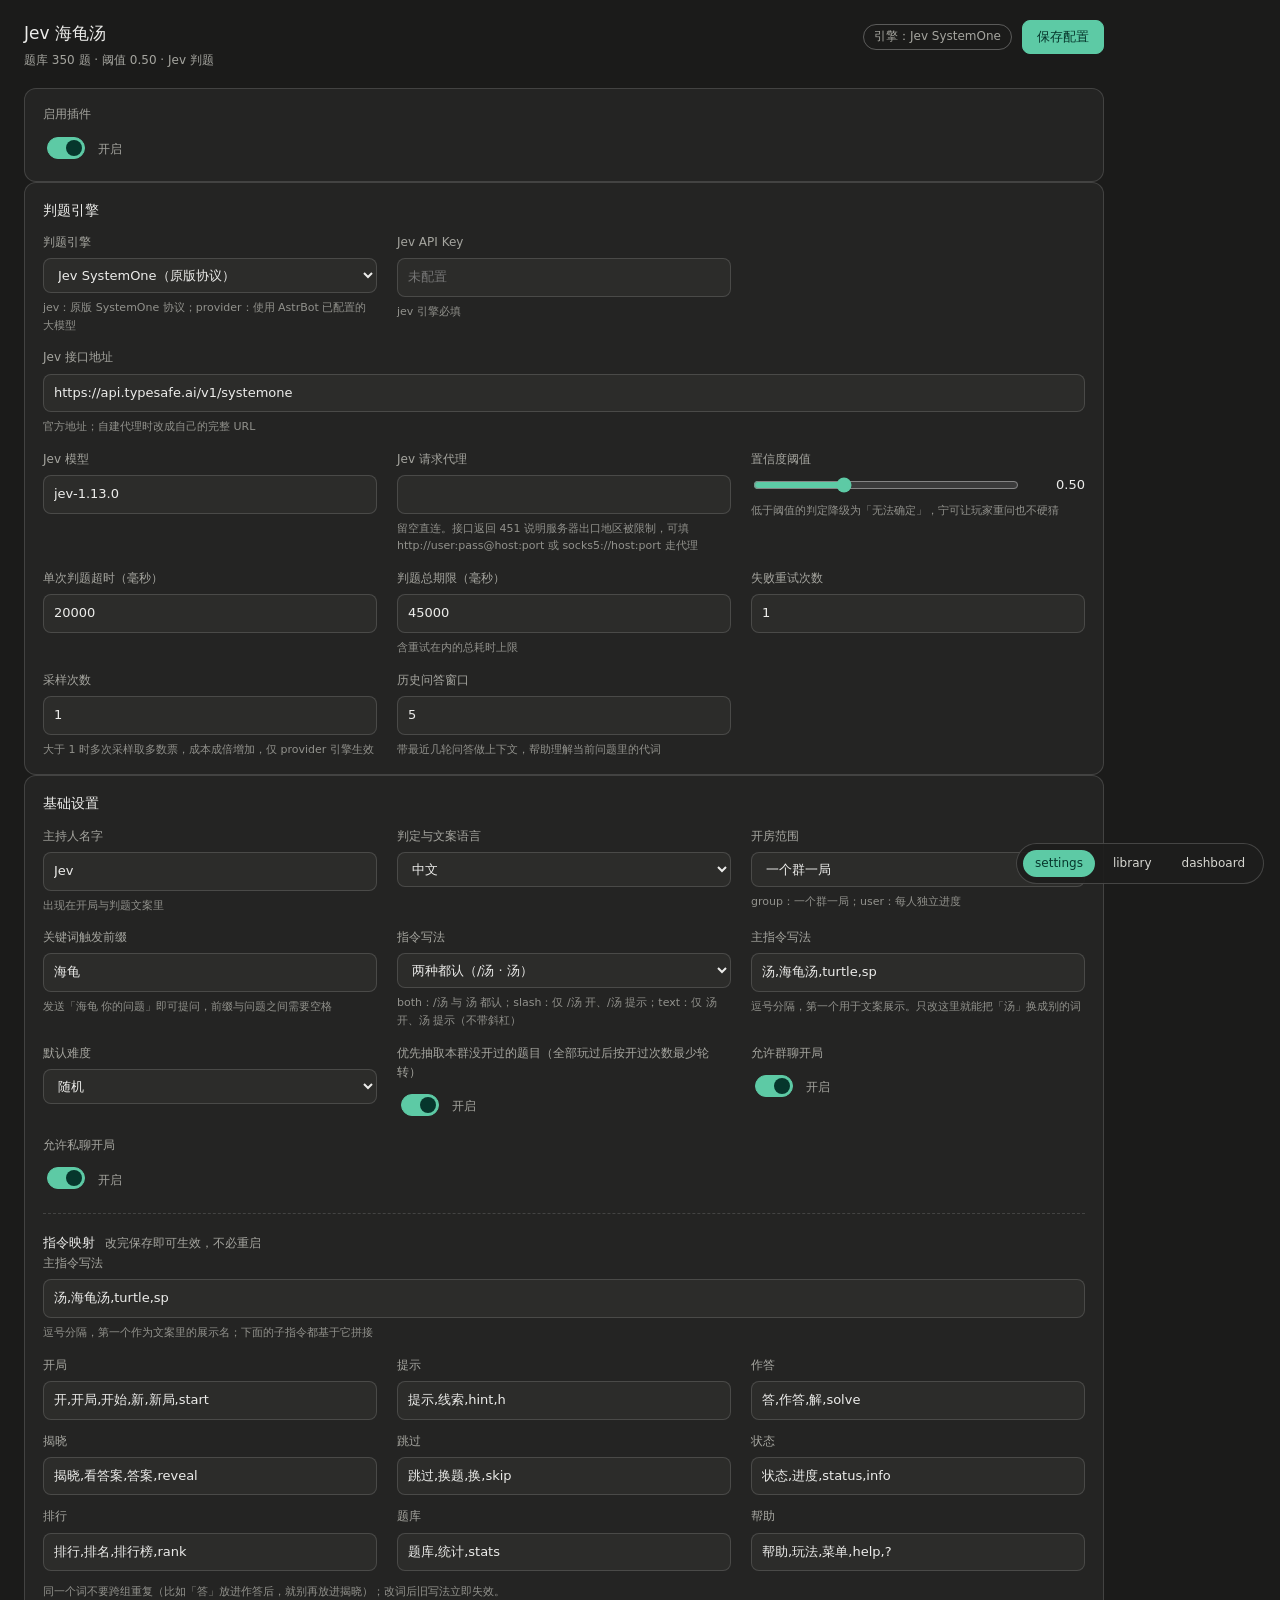
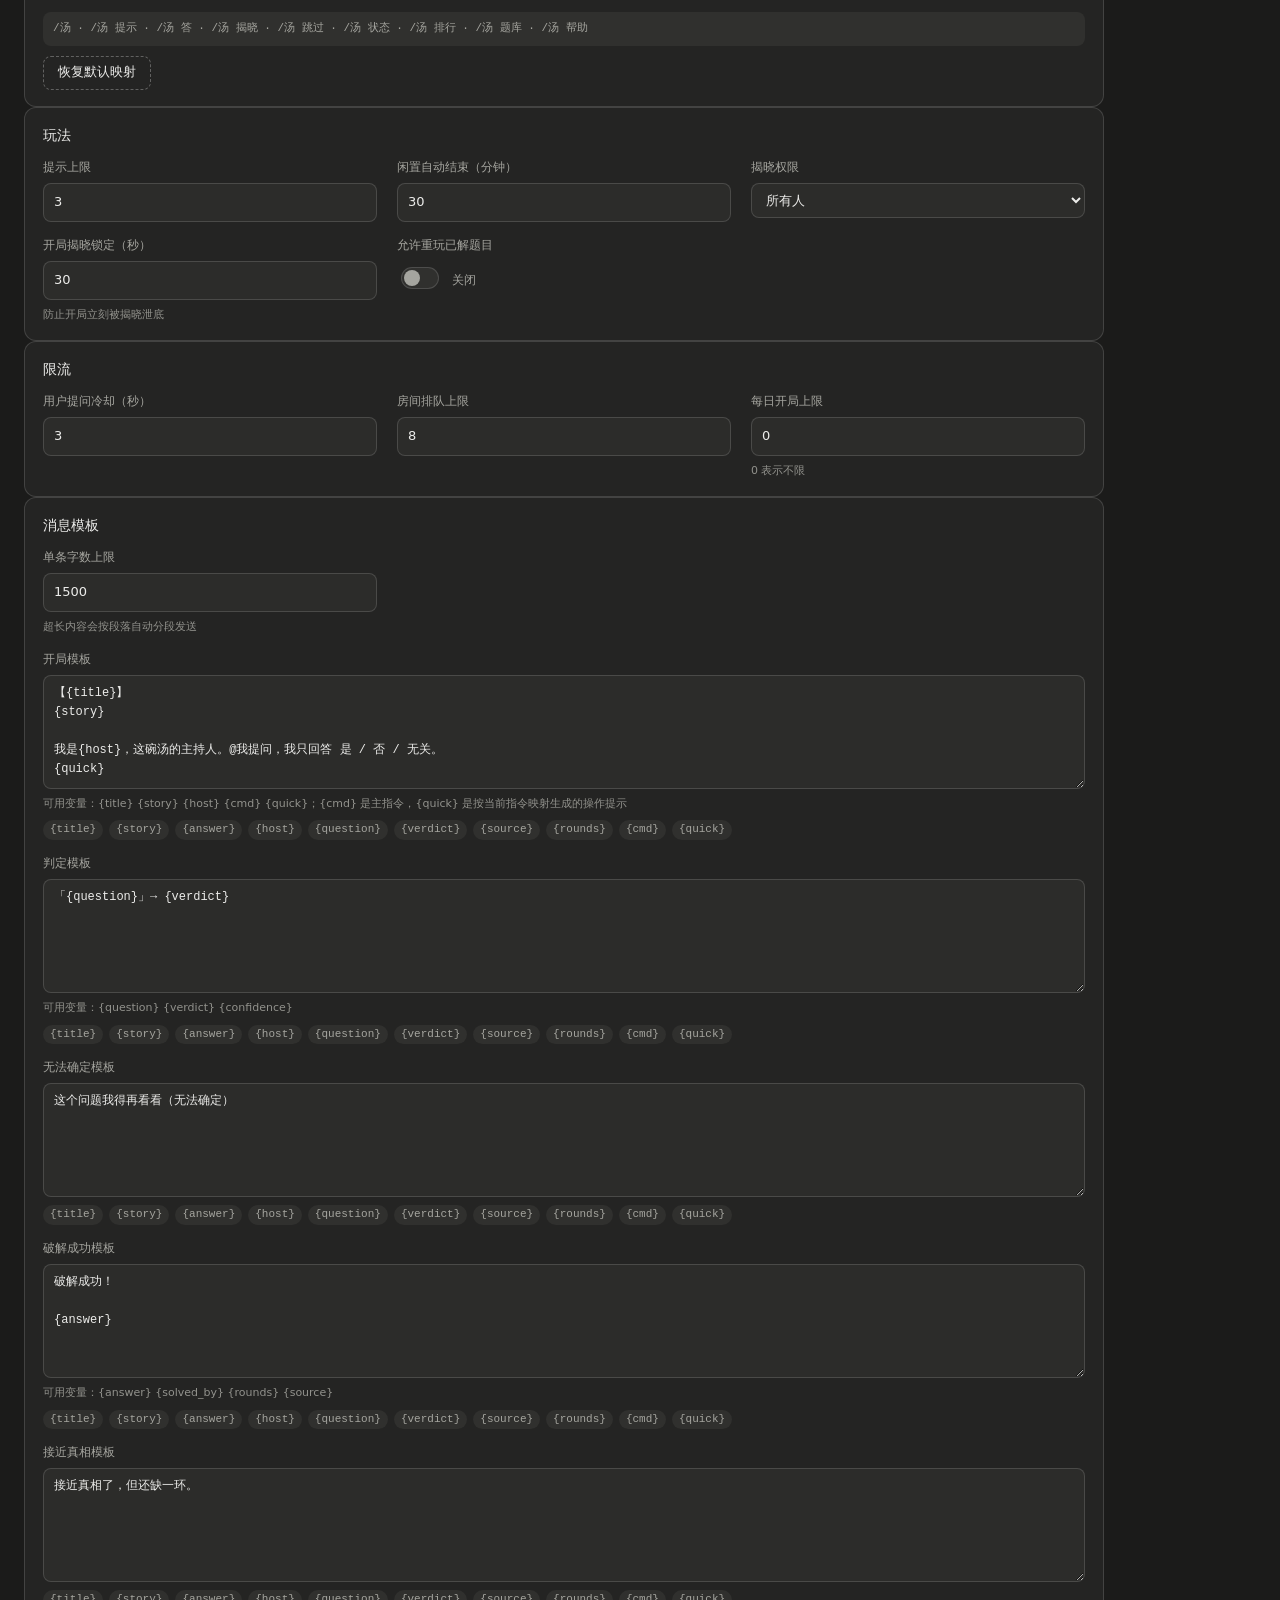
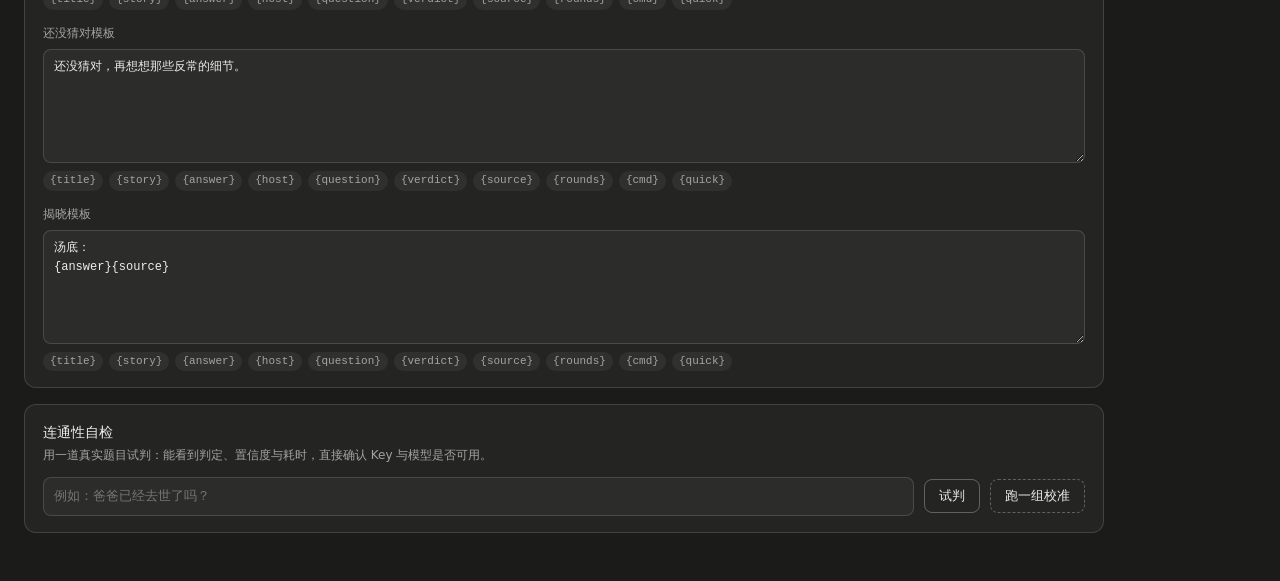
<file: dev/preview/index.html>
<!doctype html>
<html lang="zh-CN">
<head>
  <meta charset="utf-8" />
  <meta name="viewport" content="width=device-width, initial-scale=1" />
  <title>Jev 海龟汤 · 面板预览</title>
  <style>
    body { margin: 0; font-family: system-ui, "Microsoft YaHei", sans-serif; background: #1b1b1a; }
    #loading { color: #a5a59f; font-size: 13px; padding: 24px; }
  </style>
</head>
<body>
  <div id="loading">正在加载预览…</div>
  <script type="module" src="./mock.js"></script>
</body>
</html>
</file>
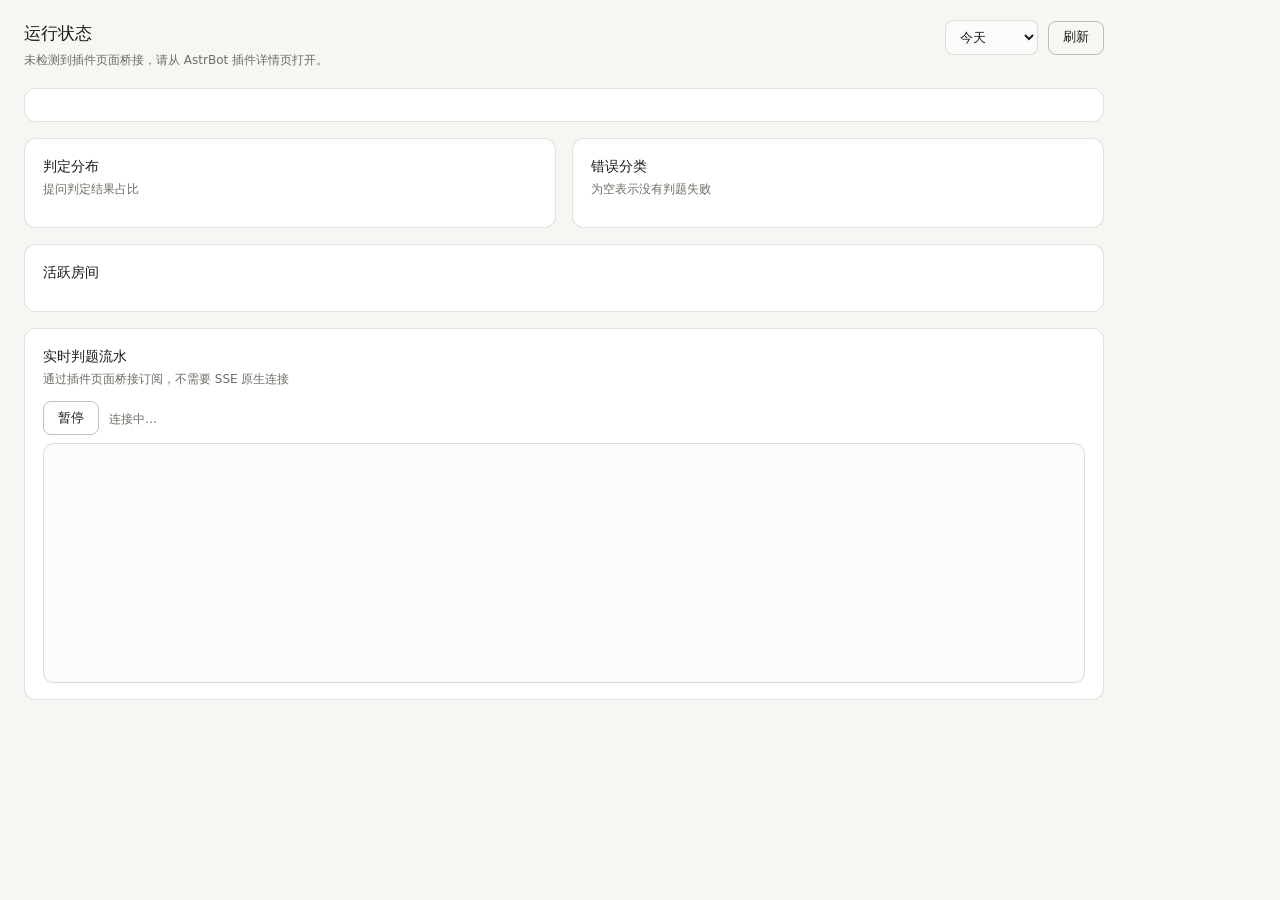
<file: views/dashboard/index.html>
<!doctype html>
<html lang="zh-CN">
<head>
  <meta charset="utf-8" />
  <meta name="viewport" content="width=device-width, initial-scale=1" />
  <title>Jev 海龟汤 · 运行状态</title>
  <link rel="stylesheet" href="./style.css" />
</head>
<body>
  <header class="topbar">
    <div class="topbar-title">
      <h1>运行状态</h1>
      <p class="sub" id="metaLine">读取中…</p>
    </div>
    <div class="topbar-actions">
      <select id="days">
        <option value="1">今天</option>
        <option value="7">近 7 天</option>
        <option value="30">近 30 天</option>
      </select>
      <button class="btn" id="refreshBtn" type="button">刷新</button>
    </div>
  </header>

  <main class="stack">
    <section class="card">
      <div class="stats" id="stats"></div>
    </section>

    <div class="split">
      <section class="card">
        <div class="card-head"><h2>判定分布</h2><p class="sub">提问判定结果占比</p></div>
        <div class="bars" id="verdictBars"></div>
      </section>
      <section class="card">
        <div class="card-head"><h2>错误分类</h2><p class="sub">为空表示没有判题失败</p></div>
        <div class="bars" id="errorBars"></div>
      </section>
    </div>

    <section class="card">
      <div class="card-head"><h2>活跃房间</h2><p class="sub" id="roomSummary"></p></div>
      <div id="rooms"></div>
    </section>

    <section class="card">
      <div class="card-head"><h2>实时判题流水</h2><p class="sub">通过插件页面桥接订阅，不需要 SSE 原生连接</p></div>
      <div class="log-tools">
        <button class="btn" id="pauseBtn" type="button">暂停</button>
        <span class="sub" id="sseState">连接中…</span>
      </div>
      <div class="log" id="log"></div>
    </section>
  </main>

  <div id="toast" class="toast" hidden></div>
  <script type="module" src="./app.js"></script>
</body>
</html>
</file>
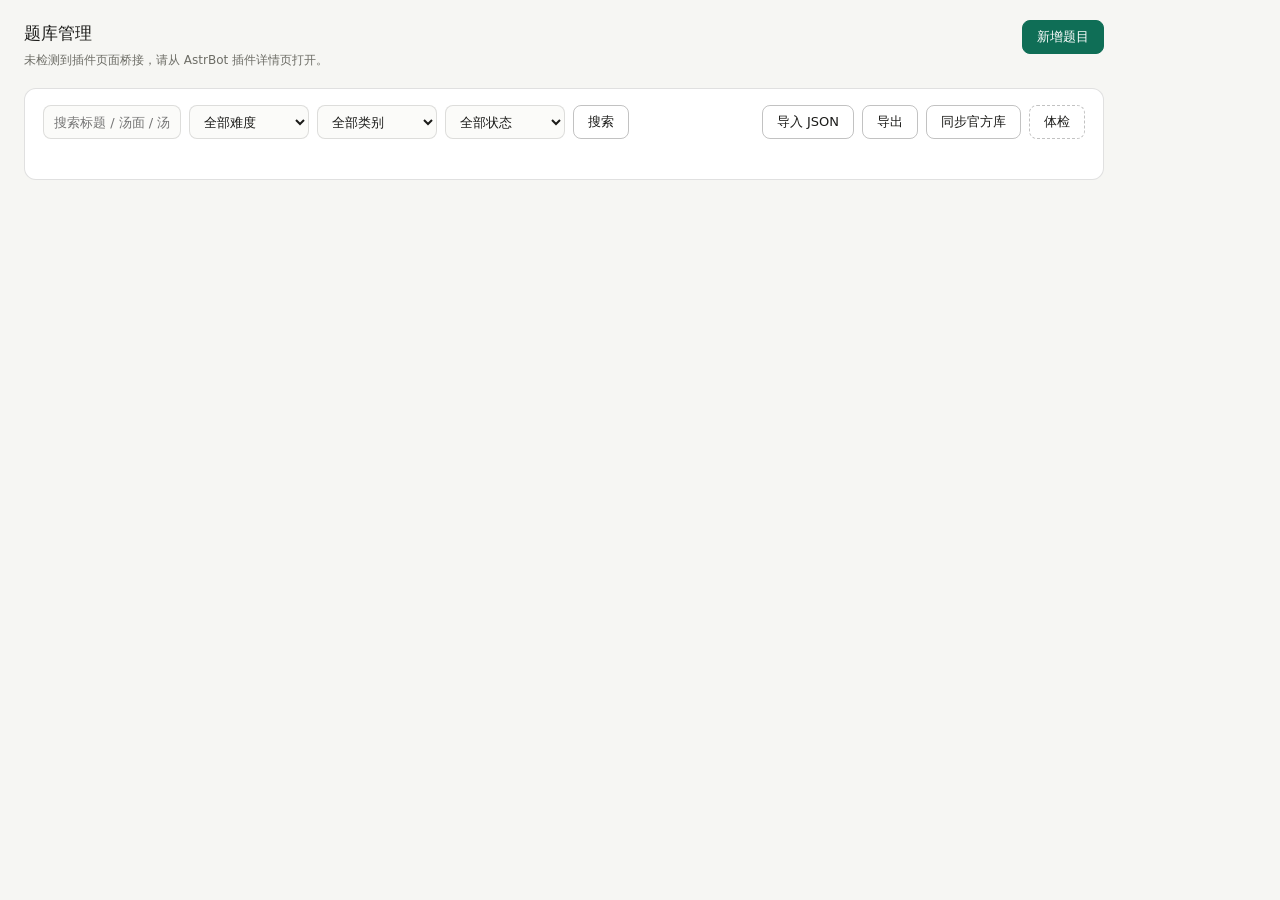
<file: views/library/index.html>
<!doctype html>
<html lang="zh-CN">
<head>
  <meta charset="utf-8" />
  <meta name="viewport" content="width=device-width, initial-scale=1" />
  <title>Jev 海龟汤 · 题库</title>
  <link rel="stylesheet" href="./style.css" />
</head>
<body>
  <header class="topbar">
    <div class="topbar-title">
      <h1>题库管理</h1>
      <p class="sub" id="summary">读取中…</p>
    </div>
    <div class="topbar-actions">
      <button class="btn primary" id="newBtn" type="button">新增题目</button>
    </div>
  </header>

  <main class="stack">
    <section class="card">
      <div class="toolbar">
        <input class="grow" id="q" type="text" placeholder="搜索标题 / 汤面 / 汤底 / id" />
        <select id="difficulty">
          <option value="">全部难度</option>
          <option value="easy">简单</option>
          <option value="medium">中等</option>
          <option value="hard">困难</option>
        </select>
        <select id="category">
          <option value="">全部类别</option>
          <option value="本格">本格</option>
          <option value="变格">变格</option>
        </select>
        <select id="enabled">
          <option value="">全部状态</option>
          <option value="1">已启用</option>
          <option value="0">已停用</option>
        </select>
        <button class="btn" id="searchBtn" type="button">搜索</button>
        <div class="spacer"></div>
        <button class="btn" id="importBtn" type="button">导入 JSON</button>
        <input id="fileInput" type="file" accept=".json,application/json" hidden />
        <button class="btn" id="exportBtn" type="button">导出</button>
        <button class="btn" id="syncBtn" type="button">同步官方库</button>
        <button class="btn ghost" id="lintBtn" type="button">体检</button>
      </div>

      <div class="table-wrap" id="listWrap"></div>
      <div class="pager" id="pager"></div>
    </section>

    <section class="card" id="lintCard" hidden>
      <div class="card-head">
        <h2>题目体检</h2>
        <p class="sub" id="lintSummary"></p>
      </div>
      <div id="lintList"></div>
    </section>
  </main>

  <div class="modal" id="modal" hidden>
    <div class="modal-card">
      <h2 id="modalTitle">新增题目</h2>
      <div class="form-grid">
        <div class="field"><label class="field-label" for="e-id">题号（留空自动生成）</label><input id="e-id" type="text" /></div>
        <div class="field"><label class="field-label" for="e-title">标题</label><input id="e-title" type="text" /></div>
        <div class="field"><label class="field-label" for="e-category">类别</label>
          <select id="e-category"><option value="本格">本格</option><option value="变格">变格</option></select>
        </div>
        <div class="field"><label class="field-label" for="e-difficulty">难度</label>
          <select id="e-difficulty"><option value="easy">简单</option><option value="medium">中等</option><option value="hard">困难</option></select>
        </div>
        <div class="field wide"><label class="field-label" for="e-story">汤面</label><textarea id="e-story" rows="4"></textarea></div>
        <div class="field wide"><label class="field-label" for="e-answer">汤底</label><textarea id="e-answer" rows="5"></textarea></div>
        <div class="field wide"><label class="field-label" for="e-hints">提示（每行一条）</label><textarea id="e-hints" rows="3"></textarea></div>
        <div class="field"><label class="field-label" for="e-source">出处</label><input id="e-source" type="text" /></div>
        <div class="field"><label class="field-label" for="e-source-url">出处链接</label><input id="e-source-url" type="text" /></div>
        <div class="field"><label class="field-label" for="e-enabled">启用</label>
          <div class="switch"><input id="e-enabled" type="checkbox" /><span class="sub" id="e-enabled-label">开启</span></div>
        </div>
      </div>
      <div class="modal-actions">
        <button class="btn" id="cancelBtn" type="button">取消</button>
        <button class="btn primary" id="saveBtn" type="button">保存</button>
      </div>
    </div>
  </div>

  <div id="toast" class="toast" hidden></div>
  <script type="module" src="./app.js"></script>
</body>
</html>
</file>
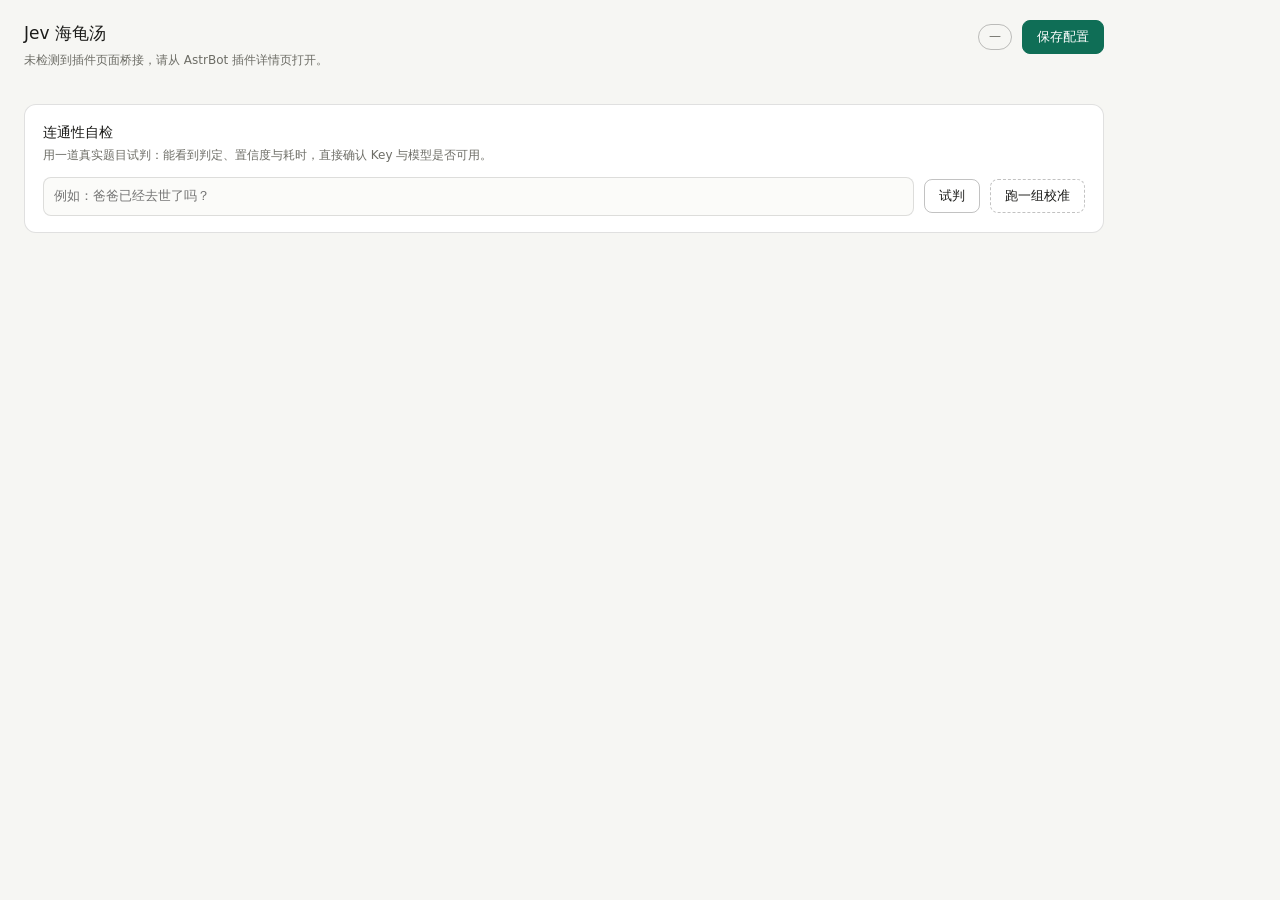
<file: views/settings/index.html>
<!doctype html>
<html lang="zh-CN">
<head>
  <meta charset="utf-8" />
  <meta name="viewport" content="width=device-width, initial-scale=1" />
  <title>Jev 海龟汤 · 设置</title>
  <link rel="stylesheet" href="./style.css" />
</head>
<body>
  <header class="topbar">
    <div class="topbar-title">
      <h1>Jev 海龟汤</h1>
      <p class="sub" id="metaLine">读取配置中…</p>
    </div>
    <div class="topbar-actions">
      <span class="badge" id="engineBadge">—</span>
      <button class="btn primary" id="saveBtn" type="button">保存配置</button>
    </div>
  </header>

  <main class="stack">
    <div id="form"></div>

    <section class="card">
      <div class="card-head">
        <h2>连通性自检</h2>
        <p class="sub">用一道真实题目试判：能看到判定、置信度与耗时，直接确认 Key 与模型是否可用。</p>
      </div>
      <div class="test-row">
        <input id="testQuestion" type="text" placeholder="例如：爸爸已经去世了吗？" />
        <button class="btn" id="testBtn" type="button">试判</button>
        <button class="btn ghost" id="calibrateBtn" type="button">跑一组校准</button>
      </div>
      <div id="testResult" class="result" hidden></div>
      <div id="calibrateWrap" class="result" hidden></div>
    </section>
  </main>

  <div id="toast" class="toast" hidden></div>
  <script type="module" src="./app.js"></script>
</body>
</html>
</file>
<file: views/dashboard/style.css>
:root {
  --bg: #f6f6f3;
  --card: #ffffff;
  --text: #1b1b19;
  --muted: #6d6d66;
  --border: rgba(0, 0, 0, 0.12);
  --border-strong: rgba(0, 0, 0, 0.24);
  --accent: #0f6e56;
  --on-accent: #ffffff;
  --ok: #3b6d11;
  --warn: #854f0b;
  --danger: #a32d2d;
  --input: #fbfbf9;
  --chip: #eef0ec;
}

[data-theme="dark"] {
  --bg: #1b1b1a;
  --card: #242423;
  --text: #ececea;
  --muted: #a5a59f;
  --border: rgba(255, 255, 255, 0.14);
  --border-strong: rgba(255, 255, 255, 0.28);
  --accent: #5dcaa5;
  --on-accent: #06362c;
  --ok: #c0dd97;
  --warn: #fac775;
  --danger: #f09595;
  --input: #2c2c2a;
  --chip: #30302e;
}

* { box-sizing: border-box; }

body {
  margin: 0;
  padding: 20px 24px 48px;
  background: var(--bg);
  color: var(--text);
  font-family: system-ui, -apple-system, "Segoe UI", "Microsoft YaHei", sans-serif;
  font-size: 13px;
  line-height: 1.6;
}

h1 { font-size: 17px; font-weight: 500; margin: 0; }
h2 { font-size: 14px; font-weight: 500; margin: 0; }
.sub { color: var(--muted); font-size: 12px; margin: 4px 0 0; }
.stack { display: flex; flex-direction: column; gap: 16px; max-width: 1080px; }

.topbar {
  display: flex;
  align-items: flex-start;
  justify-content: space-between;
  gap: 16px;
  max-width: 1080px;
  margin-bottom: 18px;
}
.topbar-actions { display: flex; align-items: center; gap: 10px; }

.badge {
  display: inline-flex;
  align-items: center;
  height: 26px;
  padding: 0 10px;
  border-radius: 999px;
  border: 1px solid var(--border-strong);
  color: var(--muted);
  font-size: 12px;
}

.card {
  background: var(--card);
  border: 1px solid var(--border);
  border-radius: 12px;
  padding: 16px 18px;
}
.card-head { margin-bottom: 12px; }
.card-head p { margin-top: 2px; }

.grid {
  display: grid;
  grid-template-columns: repeat(auto-fit, minmax(280px, 1fr));
  gap: 14px 20px;
}

.field { display: flex; flex-direction: column; gap: 6px; min-width: 0; }
.field.wide { grid-column: 1 / -1; }
.field-label { display: flex; align-items: center; gap: 6px; font-size: 12px; color: var(--muted); }
.field-hint { font-size: 11px; color: var(--muted); opacity: 0.85; }

input[type="text"],
input[type="password"],
input[type="number"],
select,
textarea {
  width: 100%;
  padding: 8px 10px;
  border-radius: 8px;
  border: 1px solid var(--border);
  background: var(--input);
  color: var(--text);
  font: inherit;
  outline: none;
}
input:focus, select:focus, textarea:focus { border-color: var(--accent); }
textarea { min-height: 92px; resize: vertical; font-family: ui-monospace, "Cascadia Code", Consolas, monospace; font-size: 12px; }

.switch { display: flex; align-items: center; gap: 10px; height: 34px; }
.switch input { appearance: none; width: 38px; height: 22px; border-radius: 999px; background: var(--chip); border: 1px solid var(--border); position: relative; cursor: pointer; transition: background .15s; }
.switch input::after { content: ""; position: absolute; top: 2px; left: 2px; width: 16px; height: 16px; border-radius: 50%; background: var(--muted); transition: transform .15s, background .15s; }
.switch input:checked { background: var(--accent); border-color: var(--accent); }
.switch input:checked::after { transform: translateX(16px); background: var(--on-accent); }

.range-row { display: flex; align-items: center; gap: 12px; }
.range-row input[type="range"] { flex: 1; accent-color: var(--accent); }
.range-value { min-width: 52px; text-align: right; font-variant-numeric: tabular-nums; }

.btn {
  height: 34px;
  padding: 0 14px;
  border-radius: 8px;
  border: 1px solid var(--border-strong);
  background: transparent;
  color: var(--text);
  font: inherit;
  cursor: pointer;
  white-space: nowrap;
}
.btn:hover { border-color: var(--accent); color: var(--accent); }
.btn.primary { background: var(--accent); border-color: var(--accent); color: var(--on-accent); }
.btn.primary:hover { opacity: .9; color: var(--on-accent); }
.btn.ghost { border-style: dashed; }
.btn:disabled { opacity: .5; cursor: default; }

.test-row { display: flex; gap: 10px; align-items: center; }
.test-row input { flex: 1; }

.result {
  margin-top: 12px;
  padding: 12px;
  border-radius: 10px;
  border: 1px solid var(--border);
  background: var(--input);
  font-size: 12px;
}
.verdict-line { display: flex; flex-wrap: wrap; align-items: center; gap: 10px; }
.verdict {
  font-size: 15px;
  font-weight: 500;
  padding: 2px 10px;
  border-radius: 6px;
  border: 1px solid currentColor;
}
.v-yes { color: var(--ok); }
.v-no { color: var(--danger); }
.v-irrelevant { color: var(--warn); }
.v-uncertain { color: var(--muted); }
.v-error { color: var(--danger); }

.meter { height: 6px; border-radius: 999px; background: var(--chip); overflow: hidden; margin-top: 8px; }
.meter > span { display: block; height: 100%; background: var(--accent); }

table { width: 100%; border-collapse: collapse; font-size: 12px; margin-top: 10px; }
th, td { text-align: left; padding: 6px 8px; border-bottom: 1px solid var(--border); }
th { color: var(--muted); font-weight: 500; }
.hit { color: var(--ok); }
.miss { color: var(--danger); }

.toast {
  position: sticky;
  bottom: 12px;
  max-width: 1080px;
  margin: 18px auto 0;
  padding: 10px 14px;
  border-radius: 10px;
  border: 1px solid var(--border-strong);
  background: var(--card);
  font-size: 12px;
}
.toast.ok { border-color: var(--ok); color: var(--ok); }
.toast.bad { border-color: var(--danger); color: var(--danger); }

.errors { margin: 6px 0 0; padding-left: 18px; color: var(--danger); }
.chips { display: flex; flex-wrap: wrap; gap: 6px; margin-top: 2px; }
.chip { font-size: 11px; padding: 1px 7px; border-radius: 999px; background: var(--chip); color: var(--muted); font-family: ui-monospace, Consolas, monospace; }

.stats { display: grid; grid-template-columns: repeat(auto-fit, minmax(150px, 1fr)); gap: 12px; }
.stat { padding: 12px 14px; border-radius: 10px; border: 1px solid var(--border); background: var(--input); }
.stat .k { font-size: 11px; color: var(--muted); }
.stat .v { font-size: 22px; font-weight: 500; margin-top: 2px; font-variant-numeric: tabular-nums; }
.stat .u { font-size: 11px; color: var(--muted); margin-left: 2px; }
.split { display: grid; grid-template-columns: 1fr 1fr; gap: 16px; }
@media (max-width: 820px) { .split { grid-template-columns: 1fr; } }
.bars { display: flex; flex-direction: column; gap: 8px; margin-top: 10px; }
.bar-row { display: grid; grid-template-columns: 96px 1fr 46px; align-items: center; gap: 10px; font-size: 12px; }
.bar { height: 8px; border-radius: 999px; background: var(--chip); overflow: hidden; }
.bar > span { display: block; height: 100%; background: var(--accent); }
.bar.warn > span { background: var(--warn); }
.bar.danger > span { background: var(--danger); }
.log { height: 240px; overflow: auto; border: 1px solid var(--border); border-radius: 10px; background: var(--input); padding: 8px 10px; font-family: ui-monospace, Consolas, monospace; font-size: 11px; }
.log-line { display: flex; gap: 8px; padding: 1px 0; }
.log-line .t { color: var(--muted); }
.log-line.error .m { color: var(--danger); }
.log-line.judge .m { color: var(--text); }
.log-line.solve .m { color: var(--ok); }
.log-tools { display: flex; align-items: center; gap: 10px; margin-bottom: 8px; }
.empty { color: var(--muted); font-size: 12px; padding: 10px 0; }

[hidden] { display: none !important; }
</file>
<file: views/library/style.css>
:root {
  --bg: #f6f6f3;
  --card: #ffffff;
  --text: #1b1b19;
  --muted: #6d6d66;
  --border: rgba(0, 0, 0, 0.12);
  --border-strong: rgba(0, 0, 0, 0.24);
  --accent: #0f6e56;
  --on-accent: #ffffff;
  --ok: #3b6d11;
  --warn: #854f0b;
  --danger: #a32d2d;
  --input: #fbfbf9;
  --chip: #eef0ec;
}

[data-theme="dark"] {
  --bg: #1b1b1a;
  --card: #242423;
  --text: #ececea;
  --muted: #a5a59f;
  --border: rgba(255, 255, 255, 0.14);
  --border-strong: rgba(255, 255, 255, 0.28);
  --accent: #5dcaa5;
  --on-accent: #06362c;
  --ok: #c0dd97;
  --warn: #fac775;
  --danger: #f09595;
  --input: #2c2c2a;
  --chip: #30302e;
}

* { box-sizing: border-box; }

body {
  margin: 0;
  padding: 20px 24px 48px;
  background: var(--bg);
  color: var(--text);
  font-family: system-ui, -apple-system, "Segoe UI", "Microsoft YaHei", sans-serif;
  font-size: 13px;
  line-height: 1.6;
}

h1 { font-size: 17px; font-weight: 500; margin: 0; }
h2 { font-size: 14px; font-weight: 500; margin: 0; }
.sub { color: var(--muted); font-size: 12px; margin: 4px 0 0; }
.stack { display: flex; flex-direction: column; gap: 16px; max-width: 1080px; }

.topbar {
  display: flex;
  align-items: flex-start;
  justify-content: space-between;
  gap: 16px;
  max-width: 1080px;
  margin-bottom: 18px;
}
.topbar-actions { display: flex; align-items: center; gap: 10px; }

.badge {
  display: inline-flex;
  align-items: center;
  height: 26px;
  padding: 0 10px;
  border-radius: 999px;
  border: 1px solid var(--border-strong);
  color: var(--muted);
  font-size: 12px;
}

.card {
  background: var(--card);
  border: 1px solid var(--border);
  border-radius: 12px;
  padding: 16px 18px;
}
.card-head { margin-bottom: 12px; }
.card-head p { margin-top: 2px; }

.grid {
  display: grid;
  grid-template-columns: repeat(auto-fit, minmax(280px, 1fr));
  gap: 14px 20px;
}

.field { display: flex; flex-direction: column; gap: 6px; min-width: 0; }
.field.wide { grid-column: 1 / -1; }
.field-label { display: flex; align-items: center; gap: 6px; font-size: 12px; color: var(--muted); }
.field-hint { font-size: 11px; color: var(--muted); opacity: 0.85; }

input[type="text"],
input[type="password"],
input[type="number"],
select,
textarea {
  width: 100%;
  padding: 8px 10px;
  border-radius: 8px;
  border: 1px solid var(--border);
  background: var(--input);
  color: var(--text);
  font: inherit;
  outline: none;
}
input:focus, select:focus, textarea:focus { border-color: var(--accent); }
textarea { min-height: 92px; resize: vertical; font-family: ui-monospace, "Cascadia Code", Consolas, monospace; font-size: 12px; }

.switch { display: flex; align-items: center; gap: 10px; height: 34px; }
.switch input { appearance: none; width: 38px; height: 22px; border-radius: 999px; background: var(--chip); border: 1px solid var(--border); position: relative; cursor: pointer; transition: background .15s; }
.switch input::after { content: ""; position: absolute; top: 2px; left: 2px; width: 16px; height: 16px; border-radius: 50%; background: var(--muted); transition: transform .15s, background .15s; }
.switch input:checked { background: var(--accent); border-color: var(--accent); }
.switch input:checked::after { transform: translateX(16px); background: var(--on-accent); }

.range-row { display: flex; align-items: center; gap: 12px; }
.range-row input[type="range"] { flex: 1; accent-color: var(--accent); }
.range-value { min-width: 52px; text-align: right; font-variant-numeric: tabular-nums; }

.btn {
  height: 34px;
  padding: 0 14px;
  border-radius: 8px;
  border: 1px solid var(--border-strong);
  background: transparent;
  color: var(--text);
  font: inherit;
  cursor: pointer;
  white-space: nowrap;
}
.btn:hover { border-color: var(--accent); color: var(--accent); }
.btn.primary { background: var(--accent); border-color: var(--accent); color: var(--on-accent); }
.btn.primary:hover { opacity: .9; color: var(--on-accent); }
.btn.ghost { border-style: dashed; }
.btn:disabled { opacity: .5; cursor: default; }

.test-row { display: flex; gap: 10px; align-items: center; }
.test-row input { flex: 1; }

.result {
  margin-top: 12px;
  padding: 12px;
  border-radius: 10px;
  border: 1px solid var(--border);
  background: var(--input);
  font-size: 12px;
}
.verdict-line { display: flex; flex-wrap: wrap; align-items: center; gap: 10px; }
.verdict {
  font-size: 15px;
  font-weight: 500;
  padding: 2px 10px;
  border-radius: 6px;
  border: 1px solid currentColor;
}
.v-yes { color: var(--ok); }
.v-no { color: var(--danger); }
.v-irrelevant { color: var(--warn); }
.v-uncertain { color: var(--muted); }
.v-error { color: var(--danger); }

.meter { height: 6px; border-radius: 999px; background: var(--chip); overflow: hidden; margin-top: 8px; }
.meter > span { display: block; height: 100%; background: var(--accent); }

table { width: 100%; border-collapse: collapse; font-size: 12px; margin-top: 10px; }
th, td { text-align: left; padding: 6px 8px; border-bottom: 1px solid var(--border); }
th { color: var(--muted); font-weight: 500; }
.hit { color: var(--ok); }
.miss { color: var(--danger); }

.toast {
  position: sticky;
  bottom: 12px;
  max-width: 1080px;
  margin: 18px auto 0;
  padding: 10px 14px;
  border-radius: 10px;
  border: 1px solid var(--border-strong);
  background: var(--card);
  font-size: 12px;
}
.toast.ok { border-color: var(--ok); color: var(--ok); }
.toast.bad { border-color: var(--danger); color: var(--danger); }

.errors { margin: 6px 0 0; padding-left: 18px; color: var(--danger); }
.chips { display: flex; flex-wrap: wrap; gap: 6px; margin-top: 2px; }
.chip { font-size: 11px; padding: 1px 7px; border-radius: 999px; background: var(--chip); color: var(--muted); font-family: ui-monospace, Consolas, monospace; }

.toolbar { display: flex; flex-wrap: wrap; align-items: center; gap: 8px; margin-bottom: 12px; }
.toolbar input[type="text"], .toolbar select { width: auto; min-width: 120px; height: 34px; }
.toolbar .grow { flex: 1; min-width: 180px; }
.spacer { flex: 1; }
.table-wrap { overflow-x: auto; }
table.list th { white-space: nowrap; }
table.list td { vertical-align: top; }
.title-cell { max-width: 260px; }
.title-cell strong { font-weight: 500; }
.title-cell .sub { display: block; overflow: hidden; text-overflow: ellipsis; white-space: nowrap; max-width: 260px; }
.pill { display: inline-block; padding: 0 7px; border-radius: 999px; border: 1px solid var(--border); font-size: 11px; color: var(--muted); }
.pill.on { color: var(--ok); border-color: var(--ok); }
.pill.off { color: var(--muted); }
.row-actions { display: flex; gap: 6px; white-space: nowrap; }
.link-btn { border: 0; background: none; color: var(--accent); cursor: pointer; padding: 0 2px; font: inherit; }
.link-btn.danger { color: var(--danger); }
.pager { display: flex; align-items: center; gap: 10px; margin-top: 12px; font-size: 12px; color: var(--muted); }
.modal { position: fixed; inset: 0; background: rgba(0,0,0,.45); display: flex; align-items: center; justify-content: center; padding: 20px; z-index: 20; }
.modal[hidden] { display: none; }
.modal-card { background: var(--card); border: 1px solid var(--border); border-radius: 14px; width: min(760px, 100%); max-height: 88vh; overflow: auto; padding: 18px 20px; }
.modal-card h2 { margin-bottom: 12px; }
.form-grid { display: grid; grid-template-columns: 1fr 1fr; gap: 12px 16px; }
.form-grid .wide { grid-column: 1 / -1; }
.modal-actions { display: flex; justify-content: flex-end; gap: 10px; margin-top: 16px; }
.issue { display: flex; gap: 10px; padding: 4px 0; border-bottom: 1px solid var(--border); font-size: 12px; }
.issue .lvl { min-width: 42px; color: var(--muted); }
.issue.warn .lvl { color: var(--warn); }
.issue.info .lvl { color: var(--muted); }
</file>
<file: views/settings/style.css>
:root {
  --bg: #f6f6f3;
  --card: #ffffff;
  --text: #1b1b19;
  --muted: #6d6d66;
  --border: rgba(0, 0, 0, 0.12);
  --border-strong: rgba(0, 0, 0, 0.24);
  --accent: #0f6e56;
  --on-accent: #ffffff;
  --ok: #3b6d11;
  --warn: #854f0b;
  --danger: #a32d2d;
  --input: #fbfbf9;
  --chip: #eef0ec;
}

[data-theme="dark"] {
  --bg: #1b1b1a;
  --card: #242423;
  --text: #ececea;
  --muted: #a5a59f;
  --border: rgba(255, 255, 255, 0.14);
  --border-strong: rgba(255, 255, 255, 0.28);
  --accent: #5dcaa5;
  --on-accent: #06362c;
  --ok: #c0dd97;
  --warn: #fac775;
  --danger: #f09595;
  --input: #2c2c2a;
  --chip: #30302e;
}

* { box-sizing: border-box; }

body {
  margin: 0;
  padding: 20px 24px 48px;
  background: var(--bg);
  color: var(--text);
  font-family: system-ui, -apple-system, "Segoe UI", "Microsoft YaHei", sans-serif;
  font-size: 13px;
  line-height: 1.6;
}

h1 { font-size: 17px; font-weight: 500; margin: 0; }
h2 { font-size: 14px; font-weight: 500; margin: 0; }
.sub { color: var(--muted); font-size: 12px; margin: 4px 0 0; }
.stack { display: flex; flex-direction: column; gap: 16px; max-width: 1080px; }

.topbar {
  display: flex;
  align-items: flex-start;
  justify-content: space-between;
  gap: 16px;
  max-width: 1080px;
  margin-bottom: 18px;
}
.topbar-actions { display: flex; align-items: center; gap: 10px; }

.badge {
  display: inline-flex;
  align-items: center;
  height: 26px;
  padding: 0 10px;
  border-radius: 999px;
  border: 1px solid var(--border-strong);
  color: var(--muted);
  font-size: 12px;
}

.card {
  background: var(--card);
  border: 1px solid var(--border);
  border-radius: 12px;
  padding: 16px 18px;
}
.card-head { margin-bottom: 12px; }
.card-head p { margin-top: 2px; }

.grid {
  display: grid;
  grid-template-columns: repeat(auto-fit, minmax(280px, 1fr));
  gap: 14px 20px;
}

.field { display: flex; flex-direction: column; gap: 6px; min-width: 0; }
.field.wide { grid-column: 1 / -1; }
.field-label { display: flex; align-items: center; gap: 6px; font-size: 12px; color: var(--muted); }
.field-hint { font-size: 11px; color: var(--muted); opacity: 0.85; }

input[type="text"],
input[type="password"],
input[type="number"],
select,
textarea {
  width: 100%;
  padding: 8px 10px;
  border-radius: 8px;
  border: 1px solid var(--border);
  background: var(--input);
  color: var(--text);
  font: inherit;
  outline: none;
}
input:focus, select:focus, textarea:focus { border-color: var(--accent); }
textarea { min-height: 92px; resize: vertical; font-family: ui-monospace, "Cascadia Code", Consolas, monospace; font-size: 12px; }

.switch { display: flex; align-items: center; gap: 10px; height: 34px; }
.switch input { appearance: none; width: 38px; height: 22px; border-radius: 999px; background: var(--chip); border: 1px solid var(--border); position: relative; cursor: pointer; transition: background .15s; }
.switch input::after { content: ""; position: absolute; top: 2px; left: 2px; width: 16px; height: 16px; border-radius: 50%; background: var(--muted); transition: transform .15s, background .15s; }
.switch input:checked { background: var(--accent); border-color: var(--accent); }
.switch input:checked::after { transform: translateX(16px); background: var(--on-accent); }

.range-row { display: flex; align-items: center; gap: 12px; }
.range-row input[type="range"] { flex: 1; accent-color: var(--accent); }
.range-value { min-width: 52px; text-align: right; font-variant-numeric: tabular-nums; }

.btn {
  height: 34px;
  padding: 0 14px;
  border-radius: 8px;
  border: 1px solid var(--border-strong);
  background: transparent;
  color: var(--text);
  font: inherit;
  cursor: pointer;
  white-space: nowrap;
}
.btn:hover { border-color: var(--accent); color: var(--accent); }
.btn.primary { background: var(--accent); border-color: var(--accent); color: var(--on-accent); }
.btn.primary:hover { opacity: .9; color: var(--on-accent); }
.btn.ghost { border-style: dashed; }
.btn:disabled { opacity: .5; cursor: default; }

.test-row { display: flex; gap: 10px; align-items: center; }
.test-row input { flex: 1; }

.result {
  margin-top: 12px;
  padding: 12px;
  border-radius: 10px;
  border: 1px solid var(--border);
  background: var(--input);
  font-size: 12px;
}
.verdict-line { display: flex; flex-wrap: wrap; align-items: center; gap: 10px; }
.verdict {
  font-size: 15px;
  font-weight: 500;
  padding: 2px 10px;
  border-radius: 6px;
  border: 1px solid currentColor;
}
.v-yes { color: var(--ok); }
.v-no { color: var(--danger); }
.v-irrelevant { color: var(--warn); }
.v-uncertain { color: var(--muted); }
.v-error { color: var(--danger); }

.meter { height: 6px; border-radius: 999px; background: var(--chip); overflow: hidden; margin-top: 8px; }
.meter > span { display: block; height: 100%; background: var(--accent); }

table { width: 100%; border-collapse: collapse; font-size: 12px; margin-top: 10px; }
th, td { text-align: left; padding: 6px 8px; border-bottom: 1px solid var(--border); }
th { color: var(--muted); font-weight: 500; }
.hit { color: var(--ok); }
.miss { color: var(--danger); }

.toast {
  position: sticky;
  bottom: 12px;
  max-width: 1080px;
  margin: 18px auto 0;
  padding: 10px 14px;
  border-radius: 10px;
  border: 1px solid var(--border-strong);
  background: var(--card);
  font-size: 12px;
}
.toast.ok { border-color: var(--ok); color: var(--ok); }
.toast.bad { border-color: var(--danger); color: var(--danger); }

.errors { margin: 6px 0 0; padding-left: 18px; color: var(--danger); }
.chips { display: flex; flex-wrap: wrap; gap: 6px; margin-top: 2px; }
.chip { font-size: 11px; padding: 1px 7px; border-radius: 999px; background: var(--chip); color: var(--muted); font-family: ui-monospace, Consolas, monospace; }

.command-map { margin-top: 18px; padding-top: 16px; border-top: 1px dashed var(--border); }
.command-head { display: flex; align-items: baseline; gap: 10px; }
.command-head h3 { font-size: 13px; font-weight: 500; margin: 0; }
.cmd-rows { display: grid; grid-template-columns: repeat(auto-fit, minmax(280px, 1fr)); gap: 12px 20px; margin-top: 14px; }
.cmd-row { display: flex; flex-direction: column; gap: 6px; min-width: 0; }
.cmd-rows + .field-hint { margin-top: 12px; }
.command-preview {
  margin-top: 10px;
  padding: 8px 10px;
  border-radius: 8px;
  background: var(--chip);
  color: var(--muted);
  font-family: ui-monospace, "Cascadia Code", Consolas, monospace;
  font-size: 11px;
  word-break: break-all;
}
.cmd-actions { margin-top: 10px; display: flex; gap: 10px; }

[hidden] { display: none !important; }
</file>
